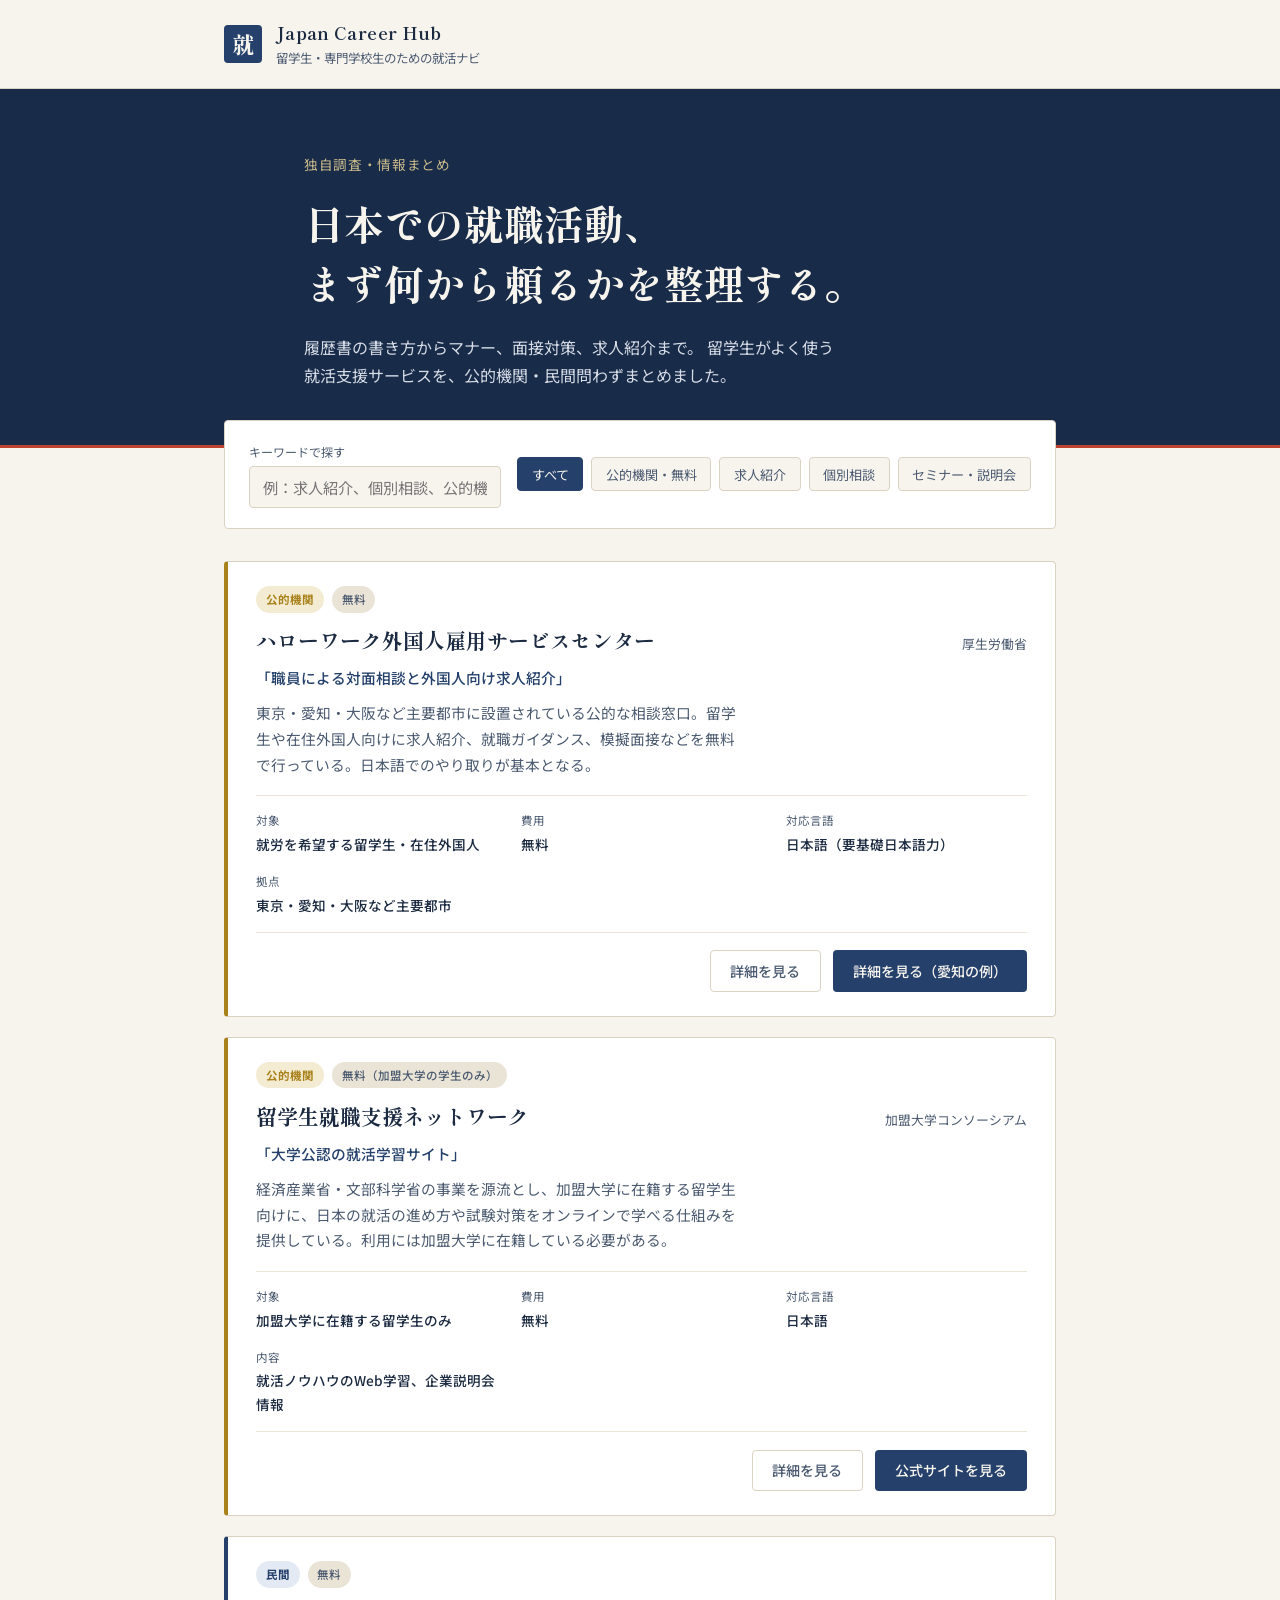
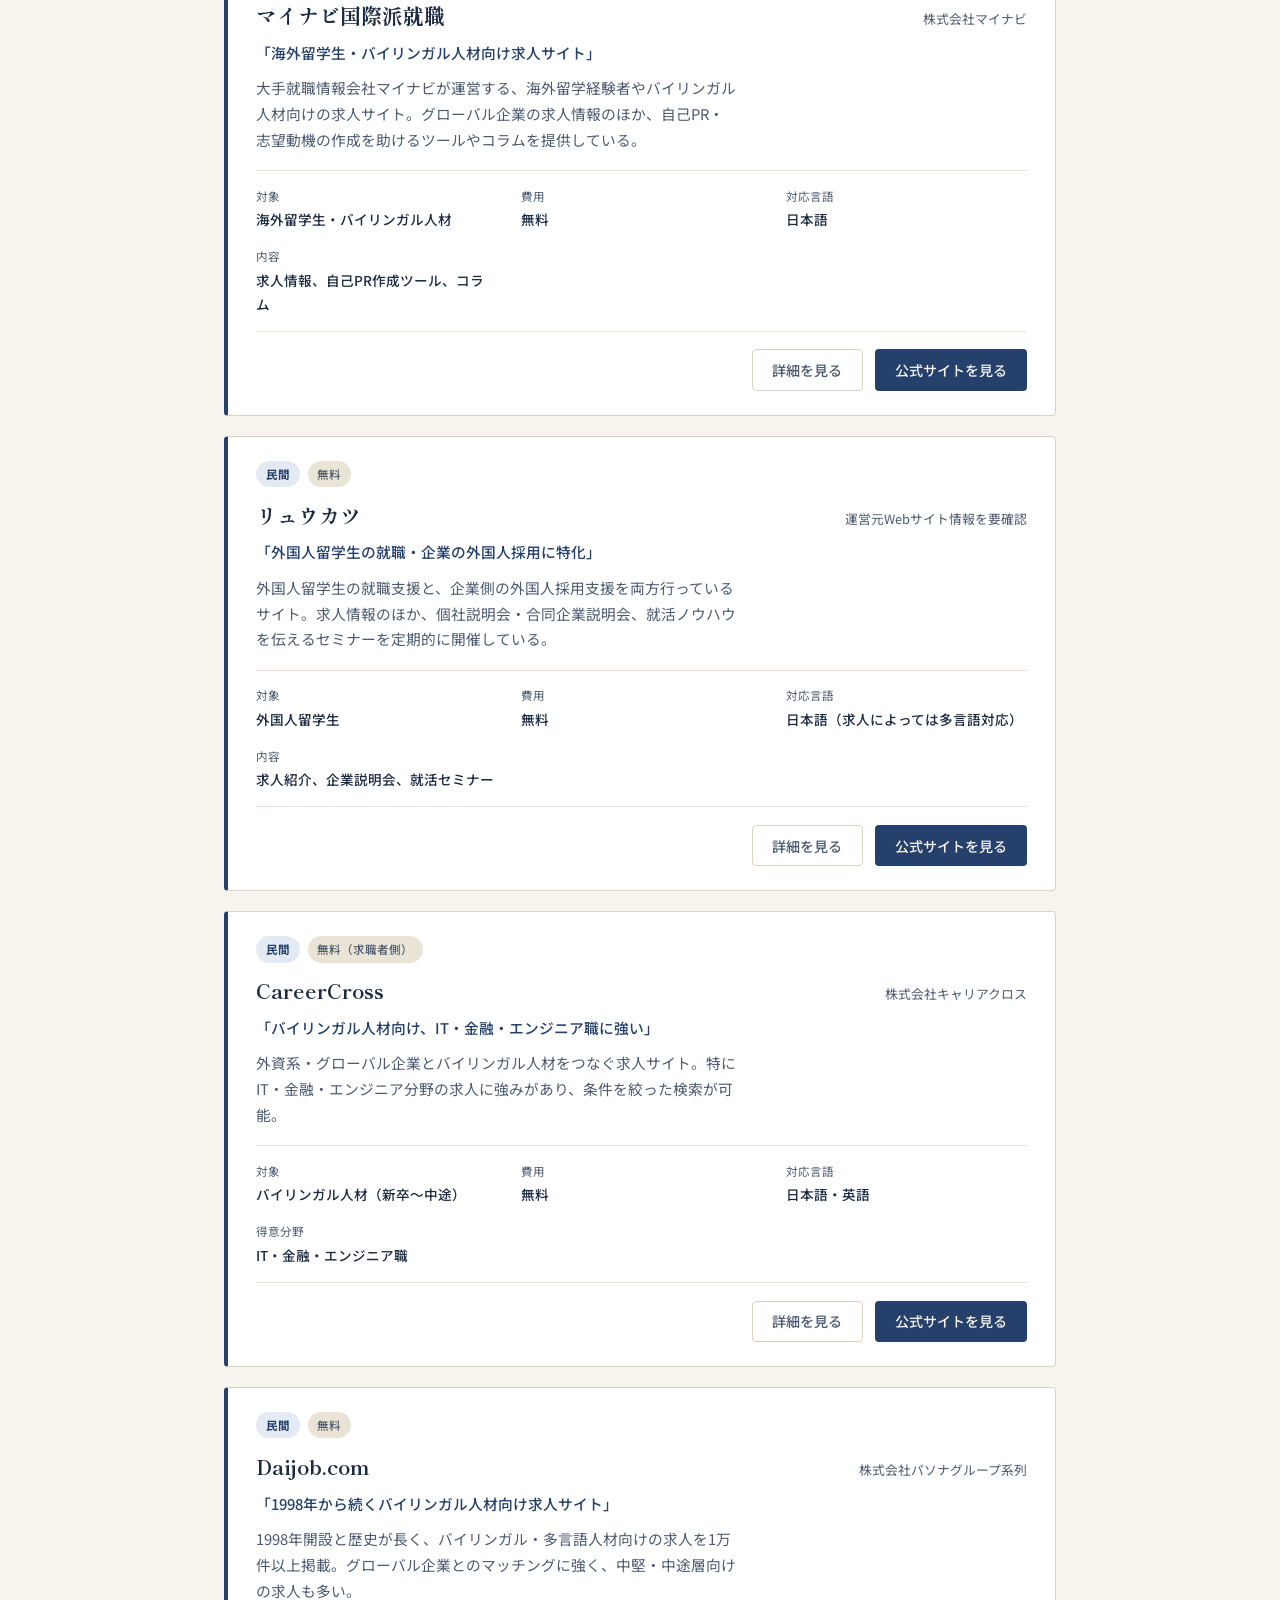
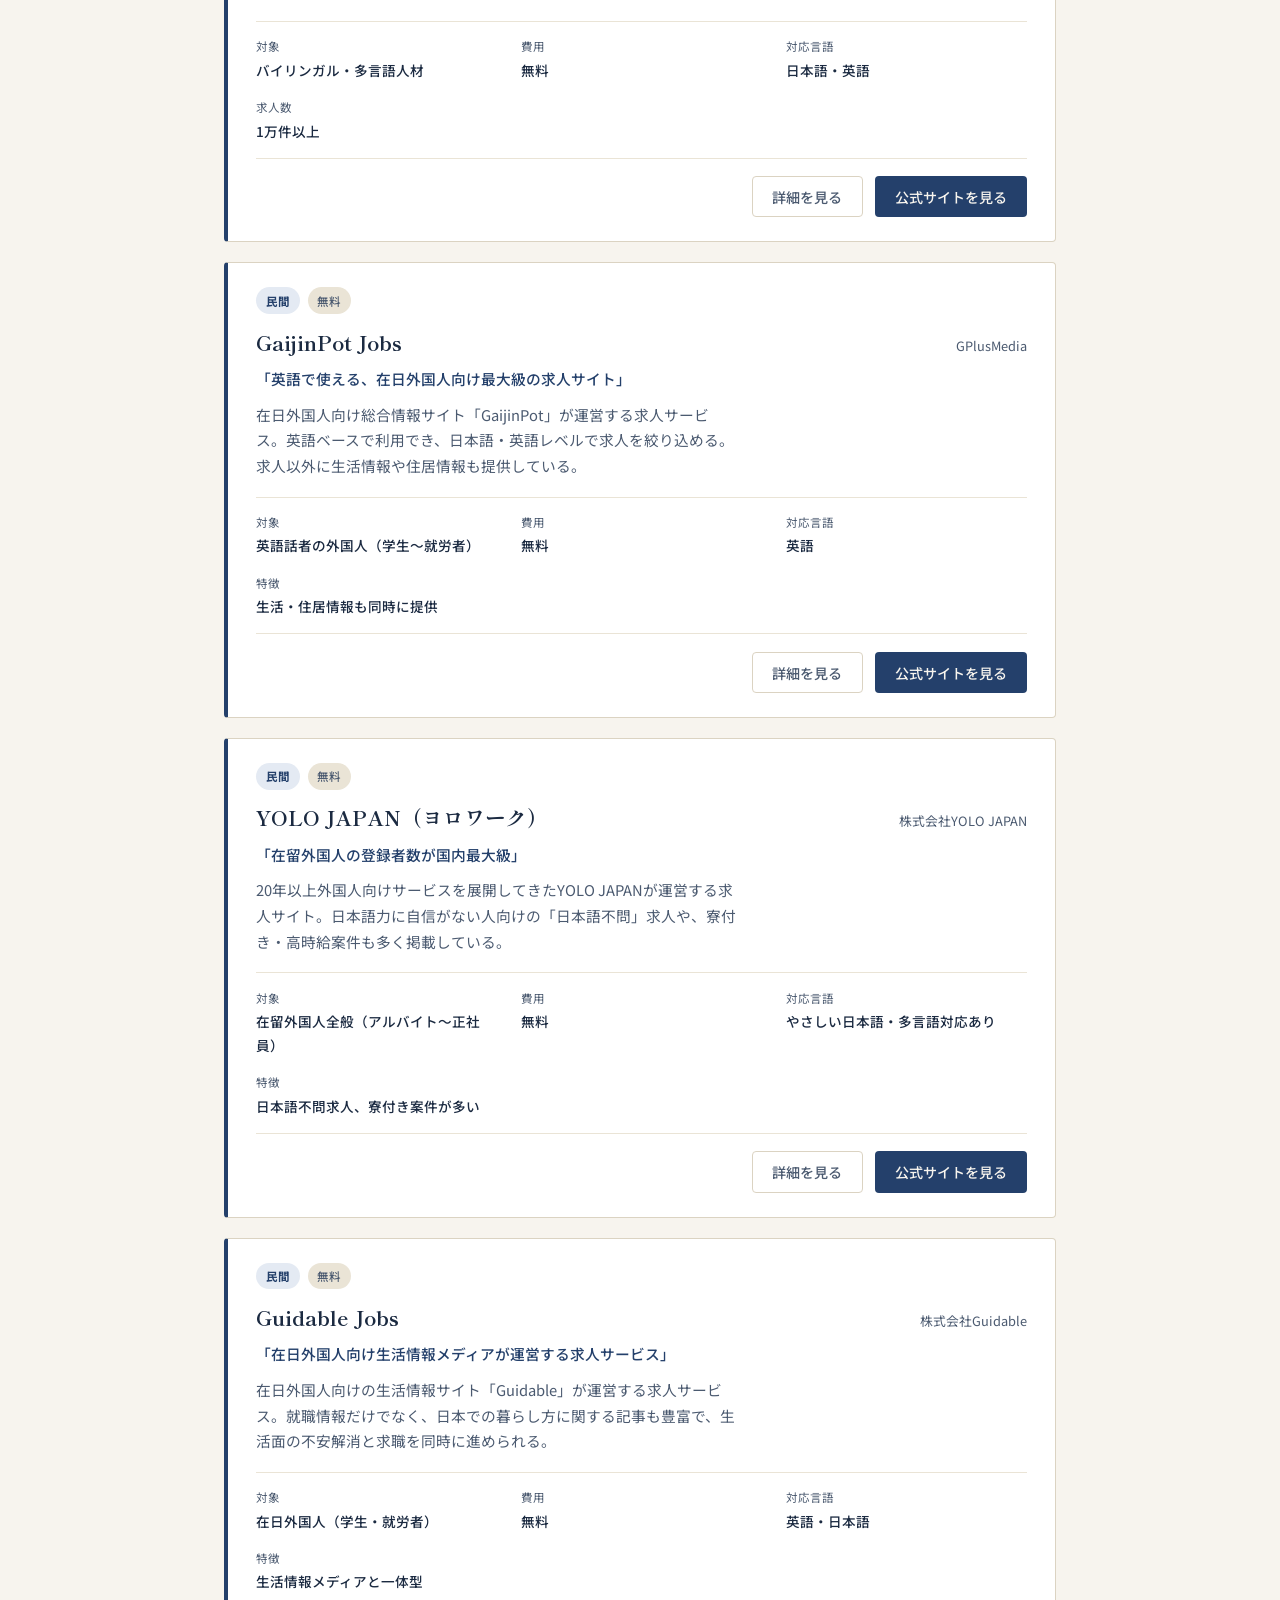
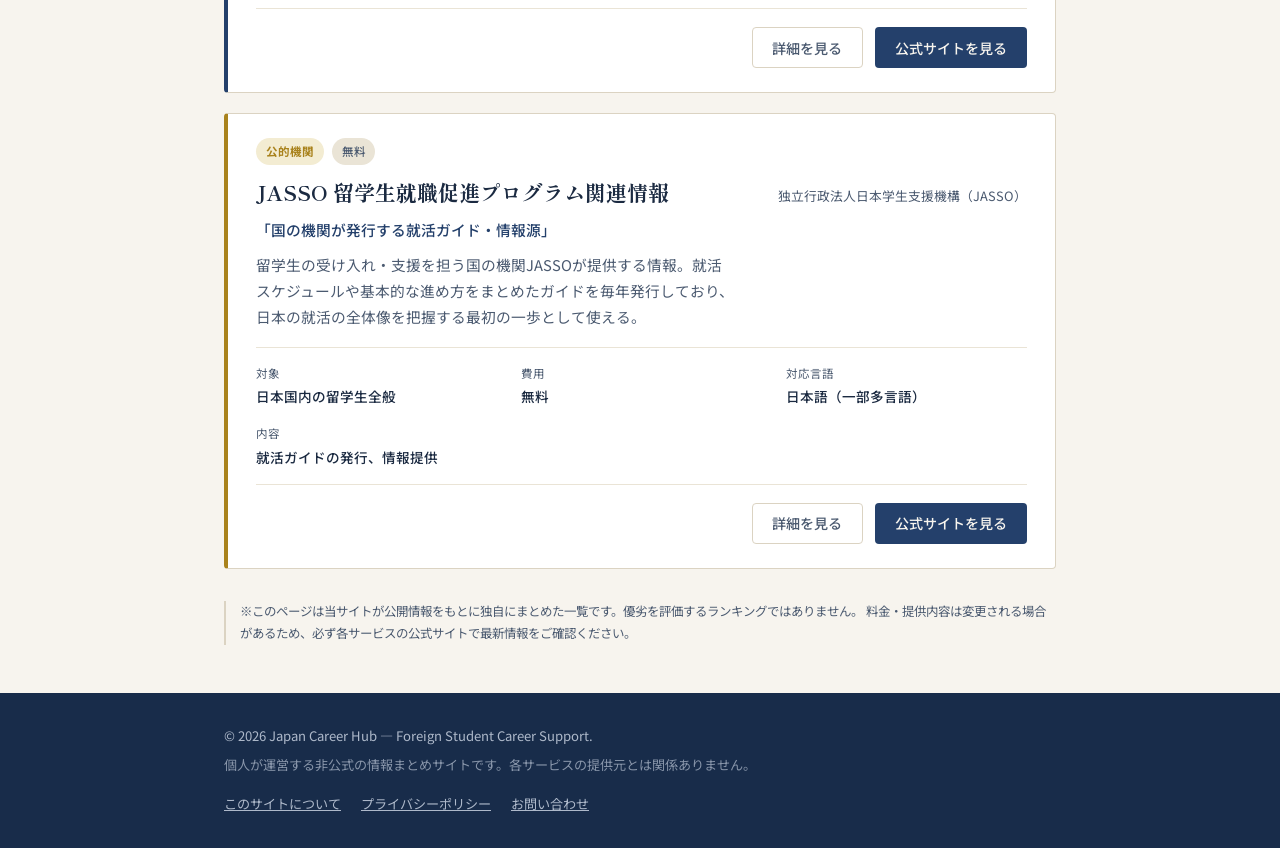
<file: index.html>
<!DOCTYPE html>
<html lang="ja">
<head>
<meta charset="UTF-8">
<meta name="viewport" content="width=device-width, initial-scale=1.0">
<title>外国人留学生向け 就活支援サービス一覧 | Japan Career Hub</title>
<meta name="description" content="日本で就職を目指す留学生・専門学校生のために、公的機関から民間サービスまで、就活支援サービスを独自にまとめて紹介しています。">
<meta property="og:type" content="website">
<meta property="og:title" content="外国人留学生向け 就活支援サービス一覧 | Japan Career Hub">
<meta property="og:description" content="日本で就職を目指す留学生・専門学校生のために、就活支援サービスをまとめて紹介。">
<link rel="icon" href="data:image/svg+xml,%3Csvg xmlns='http://www.w3.org/2000/svg' viewBox='0 0 100 100'%3E%3Crect width='100' height='100' rx='12' fill='%2324406B'/%3E%3Ctext x='50' y='68' font-size='58' text-anchor='middle' fill='%23F7F4EE' font-family='serif'%3E就%3C/text%3E%3C/svg%3E">
<link rel="preconnect" href="https://fonts.googleapis.com">
<link rel="preconnect" href="https://fonts.gstatic.com" crossorigin>
<link href="https://fonts.googleapis.com/css2?family=Shippori+Mincho:wght@500;700;800&family=Noto+Sans+JP:wght@400;500;700&display=swap" rel="stylesheet">
<link rel="stylesheet" href="style.css">
</head>
<body>

<header class="site-header">
  <div class="wrap header-inner">
    <a href="#top" class="brand">
      <span class="brand-mark" aria-hidden="true">就</span>
      <span class="brand-text">
        <span class="brand-name">Japan Career Hub</span>
        <span class="brand-tagline">留学生・専門学校生のための就活ナビ</span>
      </span>
    </a>
  </div>
</header>

<main id="top">
  <section class="hero">
    <div class="wrap hero-inner">
      <p class="hero-eyebrow">独自調査・情報まとめ</p>
      <h1>日本での就職活動、<br>まず何から頼るかを整理する。</h1>
      <p class="hero-lead">
        履歴書の書き方からマナー、面接対策、求人紹介まで。
        留学生がよく使う就活支援サービスを、公的機関・民間問わずまとめました。
      </p>
    </div>
  </section>

  <div class="wrap">
    <section class="controls-panel" aria-label="サービスの絞り込み">
      <div class="search-box">
        <label for="searchInput">キーワードで探す</label>
        <input type="text" id="searchInput" placeholder="例：求人紹介、個別相談、公的機関">
      </div>
      <div class="filter-tags" role="group" aria-label="カテゴリで絞り込む">
        <button class="filter-btn active" data-tag="all" aria-pressed="true">すべて</button>
        <button class="filter-btn" data-tag="公的機関" aria-pressed="false">公的機関・無料</button>
        <button class="filter-btn" data-tag="求人紹介" aria-pressed="false">求人紹介</button>
        <button class="filter-btn" data-tag="個別相談" aria-pressed="false">個別相談</button>
        <button class="filter-btn" data-tag="セミナー" aria-pressed="false">セミナー・説明会</button>
      </div>
    </section>

    <div id="rankingList" class="ranking-list" aria-live="polite"></div>
    <p id="emptyState" class="empty-state" hidden>該当するサービスが見つかりませんでした。キーワードを変えてお試しください。</p>

    <p class="methodology-note">
      ※このページは当サイトが公開情報をもとに独自にまとめた一覧です。優劣を評価するランキングではありません。
      料金・提供内容は変更される場合があるため、必ず各サービスの公式サイトで最新情報をご確認ください。
    </p>
  </div>
</main>

<footer class="site-footer">
  <div class="wrap">
    <p>&copy; 2026 Japan Career Hub — Foreign Student Career Support.</p>
    <p class="footer-subtext">個人が運営する非公式の情報まとめサイトです。各サービスの提供元とは関係ありません。</p>
    <nav class="footer-links" aria-label="サイト情報">
      <a href="about.html">このサイトについて</a>
      <a href="privacy.html">プライバシーポリシー</a>
      <a href="mailto:your-email@example.com">お問い合わせ</a>
    </nav>
  </div>
</footer>

<div class="modal-overlay" id="modalOverlay" hidden>
  <div class="modal" role="dialog" aria-modal="true" aria-labelledby="modalTitle">
    <button class="modal-close" id="modalClose" aria-label="閉じる">&times;</button>
    <h2 id="modalTitle"></h2>
    <p id="modalCatch" class="modal-catch"></p>
    <ul id="modalDetails" class="modal-details"></ul>
    <a id="modalCta" class="btn btn-primary" href="#" target="_blank" rel="noopener">公式サイトを見る</a>
  </div>
</div>

<script src="script.js"></script>
</body>
</html>
</file>
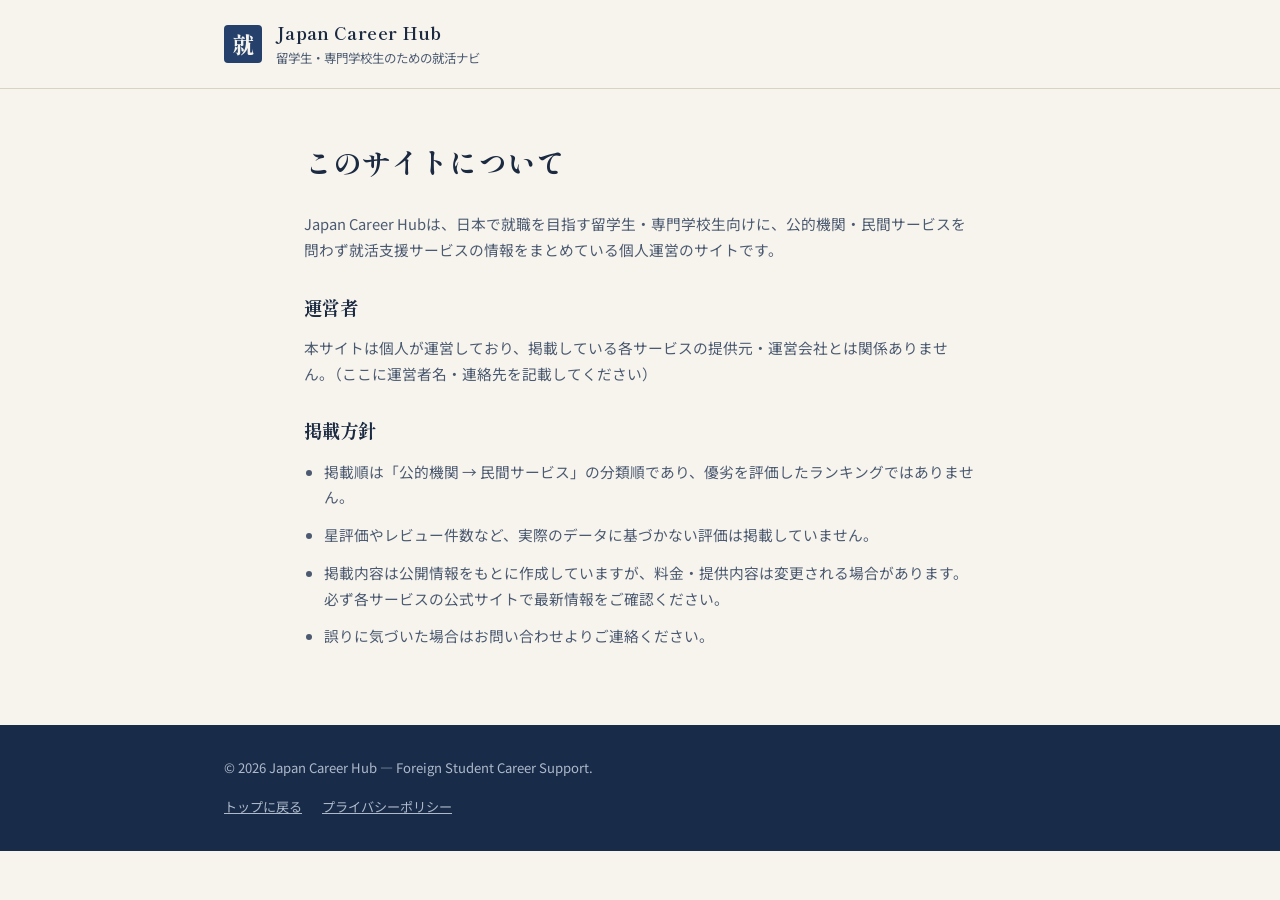
<file: about.html>
<!DOCTYPE html>
<html lang="ja">
<head>
<meta charset="UTF-8">
<meta name="viewport" content="width=device-width, initial-scale=1.0">
<title>このサイトについて | Japan Career Hub</title>
<link href="https://fonts.googleapis.com/css2?family=Shippori+Mincho:wght@500;700;800&family=Noto+Sans+JP:wght@400;500;700&display=swap" rel="stylesheet">
<link rel="stylesheet" href="style.css">
</head>
<body>
<header class="site-header">
  <div class="wrap header-inner">
    <a href="index.html" class="brand">
      <span class="brand-mark" aria-hidden="true">就</span>
      <span class="brand-text">
        <span class="brand-name">Japan Career Hub</span>
        <span class="brand-tagline">留学生・専門学校生のための就活ナビ</span>
      </span>
    </a>
  </div>
</header>

<main class="content-page">
  <h1>このサイトについて</h1>
  <p>Japan Career Hubは、日本で就職を目指す留学生・専門学校生向けに、公的機関・民間サービスを問わず就活支援サービスの情報をまとめている個人運営のサイトです。</p>

  <h2>運営者</h2>
  <p>本サイトは個人が運営しており、掲載している各サービスの提供元・運営会社とは関係ありません。（ここに運営者名・連絡先を記載してください）</p>

  <h2>掲載方針</h2>
  <ul>
    <li>掲載順は「公的機関 → 民間サービス」の分類順であり、優劣を評価したランキングではありません。</li>
    <li>星評価やレビュー件数など、実際のデータに基づかない評価は掲載していません。</li>
    <li>掲載内容は公開情報をもとに作成していますが、料金・提供内容は変更される場合があります。必ず各サービスの公式サイトで最新情報をご確認ください。</li>
    <li>誤りに気づいた場合はお問い合わせよりご連絡ください。</li>
  </ul>
</main>

<footer class="site-footer">
  <div class="wrap">
    <p>&copy; 2026 Japan Career Hub — Foreign Student Career Support.</p>
    <nav class="footer-links" aria-label="サイト情報">
      <a href="index.html">トップに戻る</a>
      <a href="privacy.html">プライバシーポリシー</a>
    </nav>
  </div>
</footer>
</body>
</html>
</file>
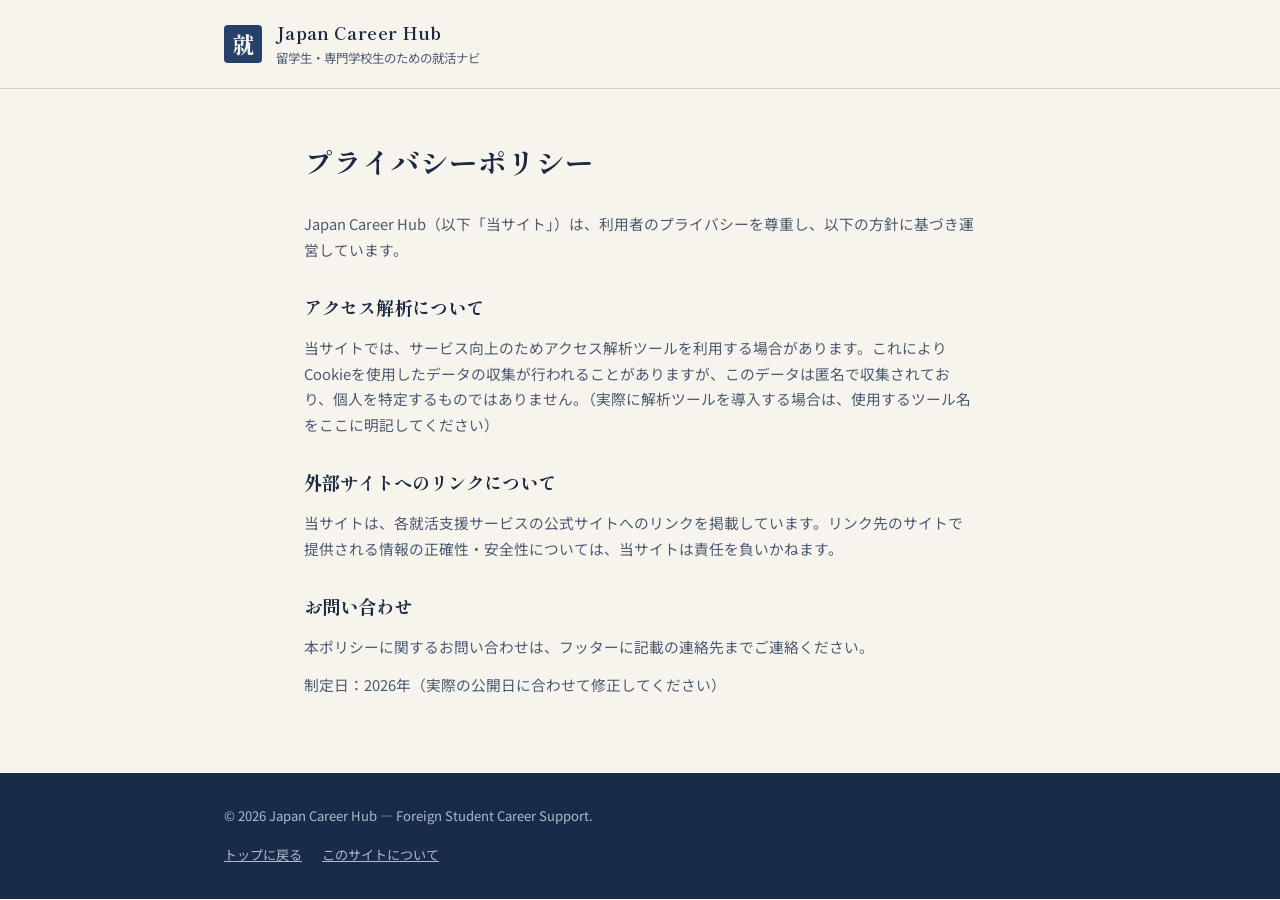
<file: privacy.html>
<!DOCTYPE html>
<html lang="ja">
<head>
<meta charset="UTF-8">
<meta name="viewport" content="width=device-width, initial-scale=1.0">
<title>プライバシーポリシー | Japan Career Hub</title>
<link href="https://fonts.googleapis.com/css2?family=Shippori+Mincho:wght@500;700;800&family=Noto+Sans+JP:wght@400;500;700&display=swap" rel="stylesheet">
<link rel="stylesheet" href="style.css">
</head>
<body>
<header class="site-header">
  <div class="wrap header-inner">
    <a href="index.html" class="brand">
      <span class="brand-mark" aria-hidden="true">就</span>
      <span class="brand-text">
        <span class="brand-name">Japan Career Hub</span>
        <span class="brand-tagline">留学生・専門学校生のための就活ナビ</span>
      </span>
    </a>
  </div>
</header>

<main class="content-page">
  <h1>プライバシーポリシー</h1>
  <p>Japan Career Hub（以下「当サイト」）は、利用者のプライバシーを尊重し、以下の方針に基づき運営しています。</p>

  <h2>アクセス解析について</h2>
  <p>当サイトでは、サービス向上のためアクセス解析ツールを利用する場合があります。これによりCookieを使用したデータの収集が行われることがありますが、このデータは匿名で収集されており、個人を特定するものではありません。（実際に解析ツールを導入する場合は、使用するツール名をここに明記してください）</p>

  <h2>外部サイトへのリンクについて</h2>
  <p>当サイトは、各就活支援サービスの公式サイトへのリンクを掲載しています。リンク先のサイトで提供される情報の正確性・安全性については、当サイトは責任を負いかねます。</p>

  <h2>お問い合わせ</h2>
  <p>本ポリシーに関するお問い合わせは、フッターに記載の連絡先までご連絡ください。</p>

  <p>制定日：2026年（実際の公開日に合わせて修正してください）</p>
</main>

<footer class="site-footer">
  <div class="wrap">
    <p>&copy; 2026 Japan Career Hub — Foreign Student Career Support.</p>
    <nav class="footer-links" aria-label="サイト情報">
      <a href="index.html">トップに戻る</a>
      <a href="about.html">このサイトについて</a>
    </nav>
  </div>
</footer>
</body>
</html>
</file>
<file: style.css>
/* ----------------------------------------------------
   Tokens
   ---------------------------------------------------- */
:root {
  --ink: #1B2A41;
  --ink-soft: #4B5A70;
  --paper: #F7F4EE;
  --paper-raised: #FFFFFF;
  --indigo: #24406B;
  --indigo-deep: #182C4A;
  --vermillion: #BB4430;
  --gold: #A9821C;
  --green: #3E6B4F;
  --line: #DBD3C2;
  --line-soft: #EAE4D6;
  --radius: 4px;
  --font-display: "Shippori Mincho", serif;
  --font-body: "Noto Sans JP", "Hiragino Kaku Gothic ProN", sans-serif;
}

* { box-sizing: border-box; margin: 0; padding: 0; }

html { scroll-behavior: smooth; }

body {
  font-family: var(--font-body);
  background: var(--paper);
  color: var(--ink);
  line-height: 1.75;
  -webkit-font-smoothing: antialiased;
}

a { color: inherit; }

.wrap {
  max-width: 880px;
  margin: 0 auto;
  padding: 0 1.5rem;
}

:focus-visible {
  outline: 2px solid var(--vermillion);
  outline-offset: 2px;
}

/* ----------------------------------------------------
   Header
   ---------------------------------------------------- */
.site-header {
  background: var(--paper);
  border-bottom: 1px solid var(--line);
}

.header-inner {
  display: flex;
  align-items: center;
  padding: 1.1rem 1.5rem;
}

.brand {
  display: flex;
  align-items: center;
  gap: 0.85rem;
  text-decoration: none;
}

.brand-mark {
  font-family: var(--font-display);
  font-size: 1.4rem;
  font-weight: 700;
  color: var(--paper);
  background: var(--indigo);
  width: 2.4rem;
  height: 2.4rem;
  display: flex;
  align-items: center;
  justify-content: center;
  border-radius: var(--radius);
  flex-shrink: 0;
}

.brand-text { display: flex; flex-direction: column; }

.brand-name {
  font-family: var(--font-display);
  font-weight: 700;
  font-size: 1.1rem;
  letter-spacing: 0.02em;
}

.brand-tagline {
  font-size: 0.78rem;
  color: var(--ink-soft);
}

/* ----------------------------------------------------
   Hero
   ---------------------------------------------------- */
.hero {
  background: var(--indigo-deep);
  color: var(--paper);
  padding: 4rem 0 3.5rem;
  border-bottom: 3px solid var(--vermillion);
}

.hero-inner { max-width: 720px; }

.hero-eyebrow {
  font-size: 0.85rem;
  color: #C9B98A;
  margin-bottom: 1rem;
  letter-spacing: 0.05em;
}

.hero h1 {
  font-family: var(--font-display);
  font-weight: 700;
  font-size: clamp(1.7rem, 4vw, 2.5rem);
  line-height: 1.5;
  margin-bottom: 1.25rem;
}

.hero-lead {
  font-size: 1rem;
  color: #D7DCE6;
  max-width: 34rem;
}

/* ----------------------------------------------------
   Controls
   ---------------------------------------------------- */
.controls-panel {
  margin-top: -1.75rem;
  background: var(--paper-raised);
  border: 1px solid var(--line);
  border-radius: var(--radius);
  padding: 1.25rem 1.5rem;
  display: flex;
  flex-wrap: wrap;
  gap: 1rem;
  align-items: center;
  justify-content: space-between;
  position: relative;
  z-index: 2;
}

.search-box { flex: 1; min-width: 220px; }

.search-box label {
  display: block;
  font-size: 0.75rem;
  color: var(--ink-soft);
  margin-bottom: 0.3rem;
}

.search-box input {
  width: 100%;
  padding: 0.55rem 0.8rem;
  border: 1px solid var(--line);
  border-radius: var(--radius);
  font-size: 0.95rem;
  font-family: var(--font-body);
  background: var(--paper);
  color: var(--ink);
}

.search-box input:focus {
  border-color: var(--indigo);
  outline: none;
}

.filter-tags { display: flex; gap: 0.5rem; flex-wrap: wrap; }

.filter-btn {
  background: var(--paper);
  border: 1px solid var(--line);
  color: var(--ink-soft);
  padding: 0.4rem 0.85rem;
  border-radius: var(--radius);
  font-size: 0.82rem;
  font-family: var(--font-body);
  cursor: pointer;
}

.filter-btn:hover { border-color: var(--indigo); color: var(--indigo); }

.filter-btn.active {
  background: var(--indigo);
  color: var(--paper);
  border-color: var(--indigo);
}

/* ----------------------------------------------------
   Service list
   ---------------------------------------------------- */
.ranking-list {
  margin-top: 2rem;
  display: flex;
  flex-direction: column;
  gap: 1.25rem;
}

.card {
  background: var(--paper-raised);
  border: 1px solid var(--line);
  border-radius: var(--radius);
  border-left: 4px solid var(--line);
  padding: 1.5rem 1.75rem;
}

.card[data-type="public"] { border-left-color: var(--gold); }
.card[data-type="private-free"] { border-left-color: var(--indigo); }
.card[data-type="private-paid"] { border-left-color: var(--vermillion); }

.badge-row {
  display: flex;
  gap: 0.5rem;
  flex-wrap: wrap;
  margin-bottom: 0.6rem;
}

.type-badge {
  display: inline-block;
  font-size: 0.72rem;
  font-weight: 700;
  padding: 0.2rem 0.6rem;
  border-radius: 999px;
  letter-spacing: 0.02em;
}

.type-badge.public { background: #F3ECD2; color: var(--gold); }
.type-badge.private-free { background: #E4EAF3; color: var(--indigo); }
.type-badge.private-paid { background: #F6E4DF; color: var(--vermillion); }

.cost-badge {
  display: inline-block;
  font-size: 0.72rem;
  font-weight: 500;
  padding: 0.2rem 0.6rem;
  border-radius: 999px;
  background: var(--line-soft);
  color: var(--ink-soft);
}

.card-header {
  display: flex;
  justify-content: space-between;
  align-items: baseline;
  flex-wrap: wrap;
  gap: 0.5rem;
  margin-bottom: 0.4rem;
}

.service-title {
  font-family: var(--font-display);
  font-size: 1.3rem;
  font-weight: 700;
}

.operator {
  font-size: 0.8rem;
  color: var(--ink-soft);
  white-space: nowrap;
}

.catchphrase {
  color: var(--indigo);
  font-size: 0.92rem;
  font-weight: 500;
  margin-bottom: 0.6rem;
}

.description {
  font-size: 0.92rem;
  color: var(--ink-soft);
  margin-bottom: 1.1rem;
  max-width: 60ch;
}

.features-grid {
  display: grid;
  grid-template-columns: repeat(auto-fit, minmax(180px, 1fr));
  gap: 0.9rem 1.5rem;
  padding: 0.9rem 0;
  border-top: 1px solid var(--line-soft);
  border-bottom: 1px solid var(--line-soft);
  margin-bottom: 1.1rem;
  font-size: 0.85rem;
}

.feature-item { display: flex; flex-direction: column; gap: 0.15rem; }
.feature-label { font-size: 0.72rem; color: var(--ink-soft); }
.feature-value { font-weight: 500; }

.card-actions {
  display: flex;
  gap: 0.75rem;
  justify-content: flex-end;
  flex-wrap: wrap;
}

.btn {
  display: inline-block;
  padding: 0.6rem 1.2rem;
  border-radius: var(--radius);
  font-size: 0.88rem;
  font-weight: 500;
  font-family: var(--font-body);
  cursor: pointer;
  border: 1px solid transparent;
  text-decoration: none;
}

.btn-primary { background: var(--indigo); color: var(--paper); }
.btn-primary:hover { background: var(--indigo-deep); }

.btn-outline {
  background: transparent;
  border-color: var(--line);
  color: var(--ink-soft);
}
.btn-outline:hover { border-color: var(--indigo); color: var(--indigo); }

.empty-state {
  margin-top: 2rem;
  text-align: center;
  color: var(--ink-soft);
  font-size: 0.9rem;
}

.methodology-note {
  font-size: 0.78rem;
  color: var(--ink-soft);
  margin: 2rem 0 3rem;
  border-left: 2px solid var(--line);
  padding-left: 0.9rem;
}

/* ----------------------------------------------------
   Footer
   ---------------------------------------------------- */
.site-footer {
  background: var(--indigo-deep);
  color: #AEB9CA;
  padding: 2rem 0;
  font-size: 0.82rem;
}

.footer-subtext { margin-top: 0.4rem; opacity: 0.75; }

.footer-links {
  margin-top: 1rem;
  display: flex;
  gap: 1.25rem;
  flex-wrap: wrap;
}

.footer-links a {
  color: #AEB9CA;
  text-decoration: underline;
}
.footer-links a:hover { color: var(--paper); }

/* ----------------------------------------------------
   Simple content pages (about / privacy)
   ---------------------------------------------------- */
.content-page {
  max-width: 720px;
  margin: 0 auto;
  padding: 3rem 1.5rem 4rem;
}

.content-page h1 {
  font-family: var(--font-display);
  font-size: 1.8rem;
  margin-bottom: 1.5rem;
}

.content-page h2 {
  font-family: var(--font-display);
  font-size: 1.15rem;
  margin: 1.75rem 0 0.75rem;
}

.content-page p, .content-page li {
  font-size: 0.92rem;
  color: var(--ink-soft);
  margin-bottom: 0.75rem;
}

.content-page ul { padding-left: 1.25rem; }

/* ----------------------------------------------------
   Modal
   ---------------------------------------------------- */
.modal-overlay {
  position: fixed;
  inset: 0;
  background: rgba(24, 44, 74, 0.55);
  display: flex;
  align-items: center;
  justify-content: center;
  padding: 1.5rem;
  z-index: 200;
}

.modal-overlay[hidden] { display: none; }

.modal {
  background: var(--paper-raised);
  border-radius: var(--radius);
  max-width: 30rem;
  width: 100%;
  padding: 2rem;
  position: relative;
  max-height: 85vh;
  overflow-y: auto;
}

.modal-close {
  position: absolute;
  top: 0.9rem;
  right: 0.9rem;
  background: none;
  border: none;
  font-size: 1.5rem;
  line-height: 1;
  cursor: pointer;
  color: var(--ink-soft);
}

.modal h2 {
  font-family: var(--font-display);
  font-size: 1.3rem;
  margin-bottom: 0.5rem;
  padding-right: 1.5rem;
}

.modal-catch {
  color: var(--indigo);
  font-size: 0.9rem;
  margin-bottom: 1rem;
}

.modal-details {
  list-style: none;
  font-size: 0.88rem;
  color: var(--ink-soft);
  margin-bottom: 1.5rem;
}

.modal-details li {
  padding: 0.5rem 0;
  border-bottom: 1px solid var(--line-soft);
}

.modal-details li:last-child { border-bottom: none; }

/* ----------------------------------------------------
   Responsive
   ---------------------------------------------------- */
@media (max-width: 640px) {
  .card { padding: 1.25rem; }
  .card-actions { flex-direction: column; }
  .card-actions .btn { text-align: center; width: 100%; }
  .controls-panel { margin-top: -1.25rem; }
}

@media (prefers-reduced-motion: reduce) {
  html { scroll-behavior: auto; }
}
</file>
